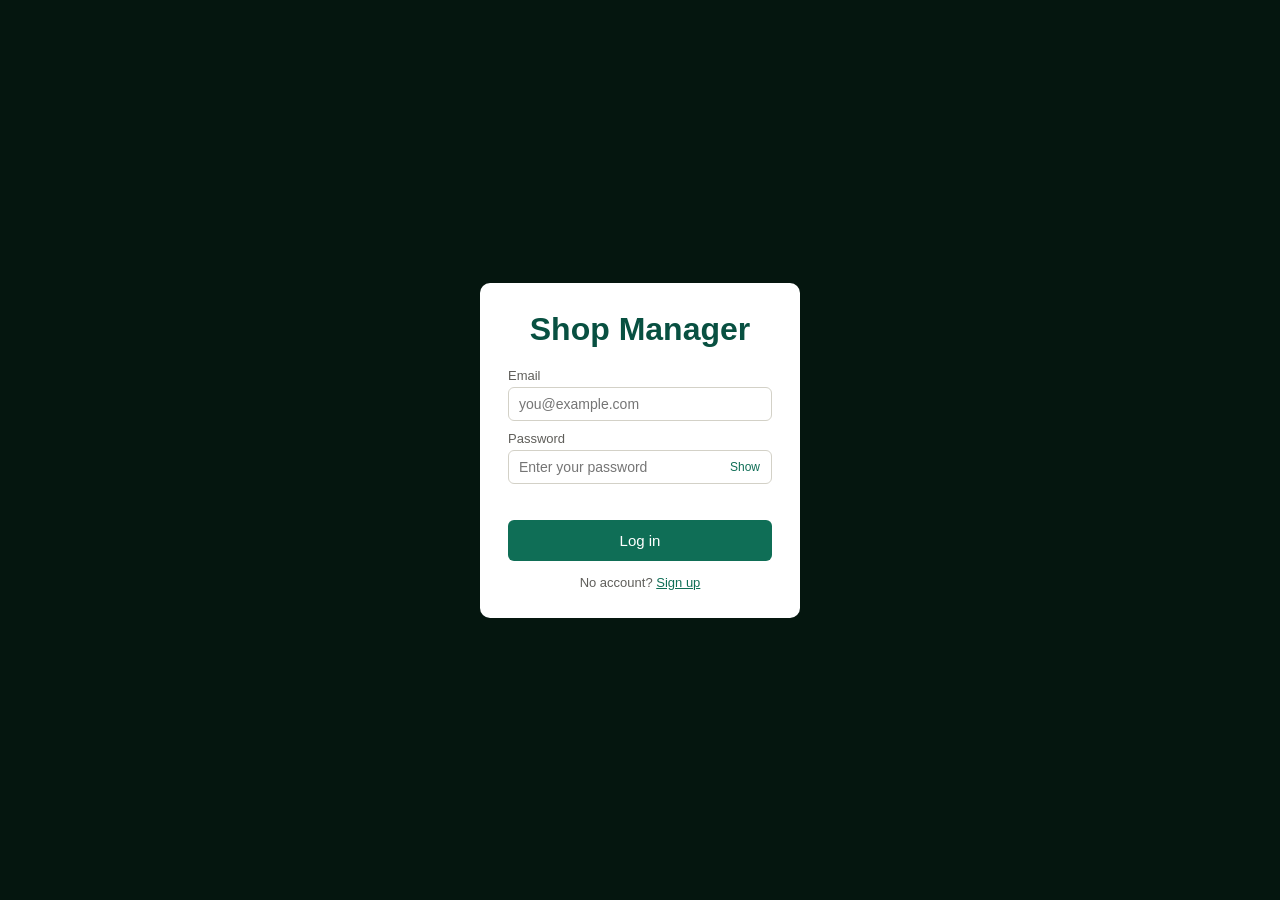
<file: shop-manager/index.html>
<!DOCTYPE html>
<html lang="en">
<head>
  <meta charset="UTF-8">
  <title>Shop Manager</title>
  <script src="auth.js"></script>
  <script>
    // index.html only decides where you go
    const user = getCurrentUser();
    if (!user) window.location.href = "login.html";
    else if (user.role === "admin") window.location.href = "admin.html";
    else window.location.href = "cashier.html";
  </script>
</head>
<body></body>
</html>
</file>
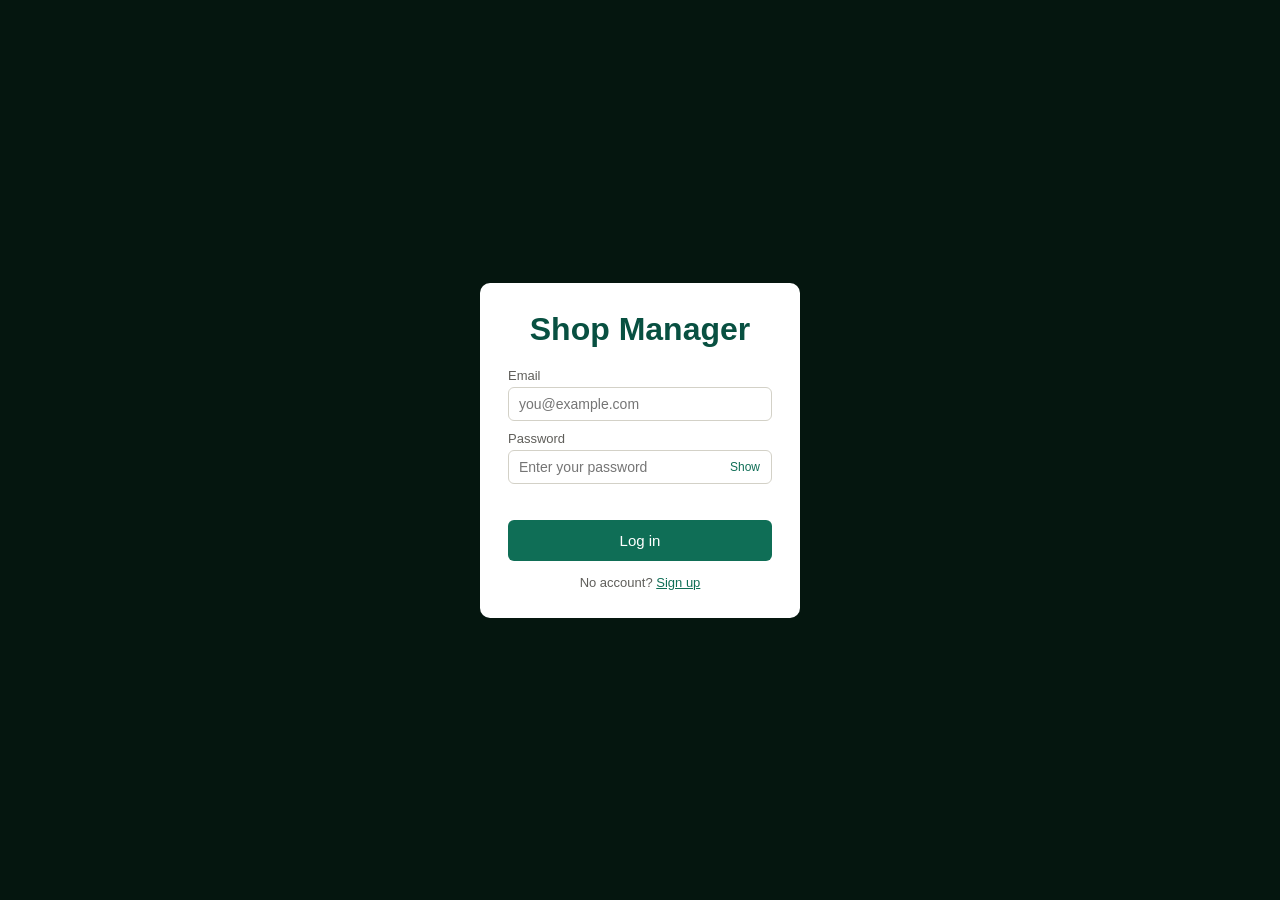
<file: shop-manager/admin.html>
<!DOCTYPE html>
<html lang="en">

<head>
  <meta charset="UTF-8">
  <meta name="viewport" content="width=device-width, initial-scale=1.0">
  <title>Tolu inventory</title>
  <link rel="stylesheet" href="style.css">
  <script src="auth.js"></script>
  <script>requireRole("admin");</script>
</head>

<body>
  <header class="topbar">
    <div style="display: flex; align-items: center;">
    <img src="./image/f54931d9-8885-4333-8ec8-33df6c113f8c.png" alt="img">
    <h1 style="padding-left: 12px;">Tolu inventory</h1>
    </div>
    <nav class="tabs">
      <button class="tab-btn active" data-tab="dashboard">Dashboard</button>
      <button class="tab-btn" data-tab="products">Products</button>
      <button class="tab-btn" data-tab="sales">All sales</button>
      <button class="tab-btn" data-tab="users">Users</button>
    </nav>
    <div class="user-box">
      <span id="who"></span><span class="role-badge">admin</span>
      <a class="btn" href="cashier.html">Go to checkout</a>
      <button class="btn" onclick="logout()">Log out</button>
    </div>
  </header>

  <main>
    <section id="dashboard" class="tab-panel active">
      <div class="metric-grid">
        <div class="metric-card">
          <div class="metric-label">Today's sales</div>
          <div class="metric-value" id="today-sales">₦0</div>
        </div>
        <div class="metric-card">
          <div class="metric-label">Total revenue</div>
          <div class="metric-value" id="total-revenue">₦0</div>
        </div>
        <div class="metric-card metric-card--warning">
          <div class="metric-label">Low stock items</div>
          <div class="metric-value" id="low-stock-count">0</div>
        </div>
        <div class="metric-card">
          <div class="metric-label">Total products</div>
          <div class="metric-value" id="total-products">0</div>
        </div>
      </div>
      <h2>Low stock alerts</h2>
      <div id="low-stock-list" class="low-stock-list"></div>
    </section>

    <section id="products" class="tab-panel">
      <div class="section-header">
        <h2>Products</h2>
        <button id="add-product-btn" class="btn btn-primary">Add product</button>
      </div>
      <table class="data-table">
        <thead>
          <tr>
            <th>Image</th>
            <th>Name</th>
            <th>Price</th>
            <th>Stock</th>
            <th>Status</th>
            <th></th>
          </tr>
        </thead>
        <tbody id="products-body"></tbody>
      </table>
    </section>

    <section id="sales" class="tab-panel">
      <h2>All sales</h2>
      <table class="data-table">
        <thead>
          <tr>
            <th>Date</th>
            <th>Cashier</th>
            <th>Items</th>
            <th>Total</th>
          </tr>
        </thead>
        <tbody id="sales-body"></tbody>
      </table>
    </section>

    <section id="users" class="tab-panel">
      <h2>Users</h2>
      <table class="data-table">
        <thead>
          <tr>
            <th>Name</th>
            <th>Email</th>
            <th>Role</th>
          </tr>
        </thead>
        <tbody id="users-body"></tbody>
      </table>
    </section>
  </main>

  <div id="product-modal" class="modal-overlay hidden">
    <div class="modal">
      <h2 id="modal-title">Add product</h2>
      <input type="hidden" id="modal-id">
      <label>Name</label><input type="text" id="modal-name" placeholder="e.g. Rice 5kg">
      <label>Price (₦)</label><input type="number" id="modal-price" min="1" placeholder="e.g. 4000">
      <label>Stock quantity</label><input type="number" id="modal-stock" min="0" placeholder="e.g. 20">
      <label>Low stock threshold</label><input type="number" id="modal-threshold" min="0" value="5">
      <div id="modal-error" class="auth-error" style="color:var(--danger);font-size:13px;min-height:18px"></div>
      <label>Product image</label>
      <input type="file" id="modal-image" accept="image/*">
      <img id="modal-image-preview" class="image-preview hidden">
      <div class="modal-actions">
        <button id="modal-cancel" class="btn">Cancel</button>
        <button id="modal-save" class="btn btn-primary">Save</button>
      </div>
    </div>
  </div>

  <script src="store.js"></script>
  <script>
    const me = getCurrentUser();
    document.getElementById("who").textContent = me.name;
    let products = loadProducts();
    let pendingImageData = null;
    const $ = (id) => document.getElementById(id);

    // ---- tabs ----
    document.querySelectorAll(".tab-btn").forEach((btn) => {
      btn.addEventListener("click", () => {
        document.querySelectorAll(".tab-btn, .tab-panel").forEach((e) => e.classList.remove("active"));
        btn.classList.add("active");
        $(btn.dataset.tab).classList.add("active");
        renderAll();
      });
    });

    // ---- dashboard ----
    function renderDashboard() {
      const sales = loadSales();
      const low = products.filter((p) => p.stock <= p.threshold);
      $("today-sales").textContent = formatNaira(sales.filter((s) => isToday(s.date)).reduce((t, s) => t + s.total, 0));
      $("total-revenue").textContent = formatNaira(sales.reduce((t, s) => t + s.total, 0));
      $("total-products").textContent = products.length;
      $("low-stock-count").textContent = low.length;
      $("low-stock-list").innerHTML = low.length
        ? low.map((p) => `<div class="low-stock-item"><span>${esc(p.name)}</span><span>${p.stock} left</span></div>`).join("")
        : '<div class="empty-state">Nothing low on stock right now.</div>';
    }

    // ---- products ----
    function renderProducts() {
      $("products-body").innerHTML = products.map((p) => {
        const st = stockStatus(p);
        const thumb = p.image
          ? `<img src="${p.image}" class="table-thumb">`
          : `<div class="table-thumb table-thumb--empty"></div>`;
        return `<tr><td>${thumb}</td><td>${esc(p.name)}</td><td>${formatNaira(p.price)}</td><td>${p.stock}</td>
          <td><span class="status-pill ${st.cls}">${st.label}</span></td>
          <td><button class="btn-edit" data-edit="${p.id}">Edit</button>
              <button class="btn-danger" data-del="${p.id}">Delete</button></td></tr>`;
      }).join("") || '<tr><td colspan="6" class="empty-state">No products yet.</td></tr>';
    }

    $("products-body").addEventListener("click", (e) => {
      const edit = e.target.dataset.edit, del = e.target.dataset.del;
      if (edit) openModal(products.find((p) => p.id === Number(edit)));
      if (del && confirm("Delete this product?")) {
        products = products.filter((p) => p.id !== Number(del));
        saveProducts(products);
        renderAll();
      }
    });

    function openModal(p) {
      $("modal-title").textContent = p ? "Edit product" : "Add product";
      $("modal-id").value = p ? p.id : "";
      $("modal-name").value = p ? p.name : "";
      $("modal-price").value = p ? p.price : "";
      $("modal-stock").value = p ? p.stock : "";
      $("modal-threshold").value = p ? p.threshold : 5;
      $("modal-error").textContent = "";
      $("modal-image").value = "";

      pendingImageData = p ? p.image : null;
      const preview = $("modal-image-preview");
      if (pendingImageData) {
        preview.src = pendingImageData;
        preview.classList.remove("hidden");
      } else {
        preview.classList.add("hidden");
      }

      $("product-modal").classList.remove("hidden");
    }
    $("add-product-btn").addEventListener("click", () => openModal(null));
    $("modal-cancel").addEventListener("click", () => $("product-modal").classList.add("hidden"));

    $("modal-image").addEventListener("change", (e) => {
      const file = e.target.files[0];
      if (!file) return;
      const reader = new FileReader();
      reader.onload = () => {
        pendingImageData = reader.result;
        $("modal-image-preview").src = pendingImageData;
        $("modal-image-preview").classList.remove("hidden");
      };
      reader.readAsDataURL(file);
    });

    $("modal-save").addEventListener("click", () => {
      const name = $("modal-name").value.trim();
      const price = Number($("modal-price").value);
      const stock = Number($("modal-stock").value);
      const threshold = Number($("modal-threshold").value);
      const id = $("modal-id").value;

      if (!name) return ($("modal-error").textContent = "Enter a product name.");
      if (!(price > 0)) return ($("modal-error").textContent = "Price must be above 0.");
      if (!Number.isInteger(stock) || stock < 0) return ($("modal-error").textContent = "Stock must be a whole number, 0 or more.");
      if (!Number.isInteger(threshold) || threshold < 0) return ($("modal-error").textContent = "Threshold must be a whole number, 0 or more.");

      if (id) {
        const p = products.find((x) => x.id === Number(id));
        Object.assign(p, { name, price, stock, threshold, image: pendingImageData });
      } else {
        const newId = products.length ? Math.max(...products.map((p) => p.id)) + 1 : 1;
        products.push({ id: newId, name, price, stock, threshold, image: pendingImageData });
      }
      saveProducts(products);
      $("product-modal").classList.add("hidden");
      renderAll();
    });

    // ---- sales ----
    function renderSales() {
      const sales = [...loadSales()].reverse();
      $("sales-body").innerHTML = sales.map((s) =>
        `<tr><td>${new Date(s.date).toLocaleString()}</td><td>${esc(s.cashier)}</td><td>${saleItemsText(s)}</td><td>${formatNaira(s.total)}</td></tr>`
      ).join("") || '<tr><td colspan="4" class="empty-state">No sales recorded yet.</td></tr>';
    }

    // ---- users ----
    function renderUsers() {
      $("users-body").innerHTML = loadUsers().map((u) => {
        const self = u.email === me.email;
        return `<tr><td>${esc(u.name)}</td><td>${esc(u.email)}</td><td>
          <select data-email="${esc(u.email)}" ${self ? "disabled" : ""}>
            <option value="admin" ${u.role === "admin" ? "selected" : ""}>Admin</option>
            <option value="cashier" ${u.role === "cashier" ? "selected" : ""}>Cashier</option>
          </select>${self ? " (you)" : ""}</td></tr>`;
      }).join("");
    }
    $("users-body").addEventListener("change", (e) => {
      if (e.target.tagName !== "SELECT") return;
      const users = loadUsers();
      const u = users.find((x) => x.email === e.target.dataset.email);
      u.role = e.target.value;
      saveUsers(users);
    });

    function renderAll() {
      products = loadProducts();
      renderDashboard(); renderProducts(); renderSales(); renderUsers();
    }
    renderAll();
  </script>
</body>

</html>
</file>
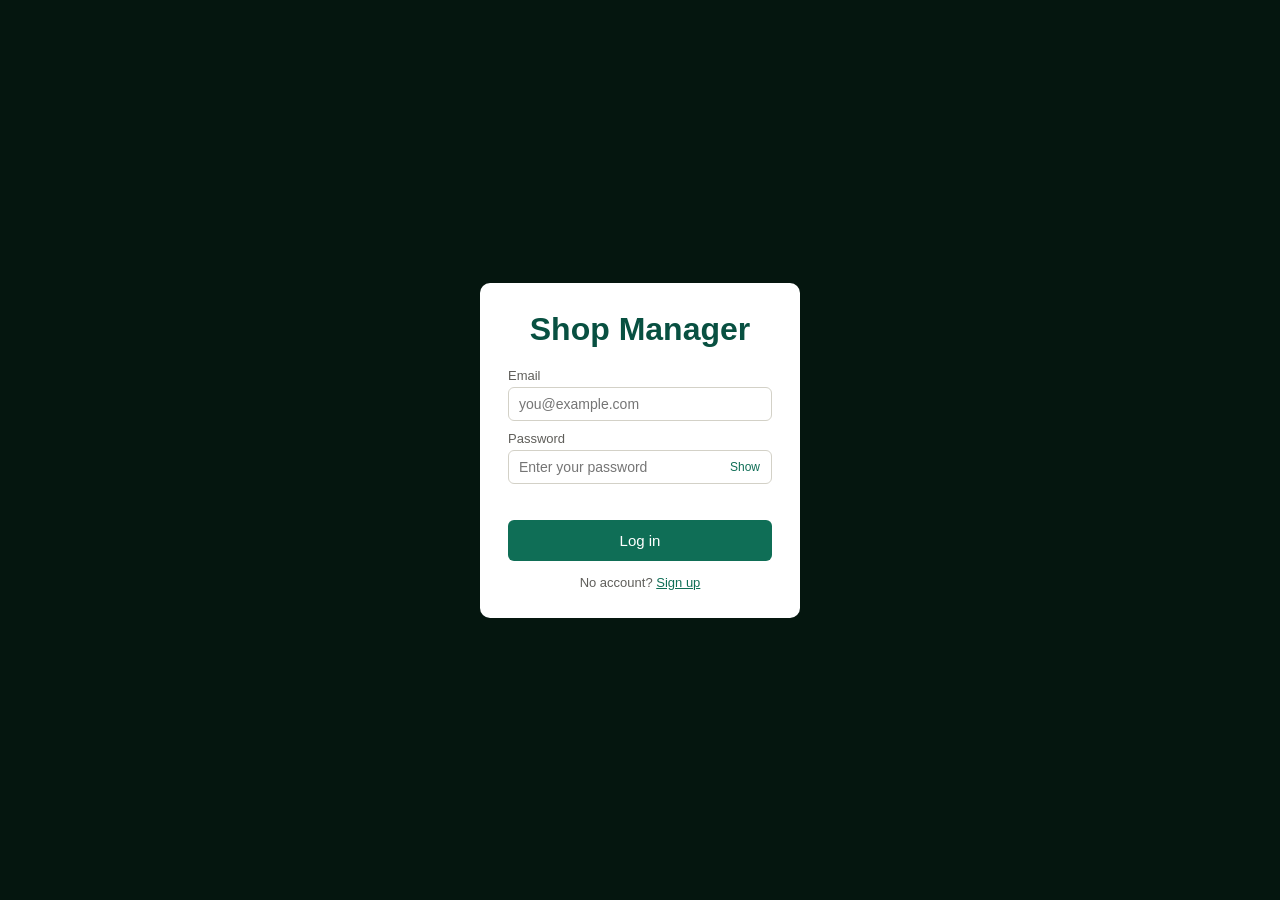
<file: shop-manager/cashier.html>
<!DOCTYPE html>
<html lang="en">

<head>
  <meta charset="UTF-8">
  <meta name="viewport" content="width=device-width, initial-scale=1.0">
  <title>Checkout — Shop Manager</title>
  <link rel="stylesheet" href="style.css">
  <script src="auth.js"></script>
  <script>requireRole("cashier", "admin");</script>
</head>

<body>

  <header class="topbar">
   <div style="display: flex; align-items: center;"> 
    <img src="./image/f54931d9-8885-4333-8ec8-33df6c113f8c.png" alt="img">
    <h1 style="padding-left: 20px;">Tolu inventory</h1>
    </div>
    <nav class="tabs">
      <button class="tab-btn active" data-tab="pos">Checkout</button>
      <button class="tab-btn" data-tab="mysales">My sales</button>
    </nav>
    <div class="user-box">
      <span id="who"></span><span class="role-badge" id="role"></span>
      <a class="btn hidden" id="admin-link" href="admin.html">Admin panel</a>
      <button class="btn" onclick="logout()">Log out</button>
    </div>
  </header>

  <main>
    <section id="pos" class="tab-panel active">
      <div class="pos-layout">
        <div class="pos-catalog">
          <input type="text" id="pos-search" placeholder="Search product...">
          <div id="pos-grid" class="pos-product-grid"></div>
        </div>
        <div class="pos-cart">
          <div class="cart-header">
            <h2>Cart</h2>
            <button id="clear-cart-btn" class="btn-link">Clear</button>
          </div>
          <div id="cart-items" class="cart-items"></div>
          <div class="cart-total"><span>Total</span><span id="cart-total">₦0</span></div>
          <button id="checkout-btn" class="btn btn-primary btn-full">Charge</button>
        </div>
      </div>
    </section>

    <section id="mysales" class="tab-panel">
      <h2>My sales today: <span id="my-total">₦0</span></h2>
      <table class="data-table">
        <thead>
          <tr>
            <th>Time</th>
            <th>Items</th>
            <th>Total</th>
          </tr>
        </thead>
        <tbody id="mysales-body"></tbody>
      </table>
    </section>
  </main>

  <script src="store.js"></script>
  <script>
    const me = getCurrentUser();
    const $ = (id) => document.getElementById(id);
    $("who").textContent = me.name;
    $("role").textContent = me.role;
    if (me.role === "admin") $("admin-link").classList.remove("hidden");
    let products = loadProducts();
    let cart = [];

    document.querySelectorAll(".tab-btn").forEach((btn) => {
      btn.addEventListener("click", () => {
        document.querySelectorAll(".tab-btn, .tab-panel").forEach((e) => e.classList.remove("active"));
        btn.classList.add("active");
        $(btn.dataset.tab).classList.add("active");
        products = loadProducts();
        renderGrid(); renderMySales();
      });
    });

    function renderGrid() {
      const q = $("pos-search").value.toLowerCase();
      $("pos-grid").innerHTML = products
        .filter((p) => p.name.toLowerCase().includes(q))
        .map((p) => {
          const thumb = p.image
            ? `<img src="${p.image}" class="pos-thumb">`
            : `<div class="pos-thumb pos-thumb--empty"></div>`;
          return `<button class="pos-product-card" data-id="${p.id}" ${p.stock === 0 ? "disabled" : ""}>
            ${thumb}
            <div class="name">${esc(p.name)}</div>
            <div class="price">${formatNaira(p.price)} · ${p.stock} left</div></button>`;
        }).join("")
        || '<div class="empty-state">No products found.</div>';
    }
    $("pos-search").addEventListener("input", renderGrid);

    $("pos-grid").addEventListener("click", (e) => {
      const card = e.target.closest(".pos-product-card");
      if (!card) return;
      changeQty(Number(card.dataset.id), 1);
    });

    function changeQty(id, delta) {
      const p = products.find((x) => x.id === id);
      let line = cart.find((c) => c.productId === id);
      const newQty = (line ? line.qty : 0) + delta;
      if (newQty > p.stock) return alert("Not enough stock for " + p.name + ".");
      if (!line && newQty > 0) cart.push((line = { productId: id, name: p.name, price: p.price, image: p.image, qty: 0 }));
      if (line) line.qty = newQty;
      cart = cart.filter((c) => c.qty > 0);
      renderCart();
    }

    function renderCart() {
      $("cart-items").innerHTML = cart.map((l) => {
        const thumb = l.image
          ? `<img src="${l.image}" class="cart-thumb">`
          : `<div class="cart-thumb cart-thumb--empty"></div>`;
        return `<div class="cart-line">
          ${thumb}
          <span>${esc(l.name)}</span>
          <span><button class="qty-btn" data-id="${l.productId}" data-d="-1">−</button> ${l.qty}
          <button class="qty-btn" data-id="${l.productId}" data-d="1">+</button></span>
          <span>${formatNaira(l.price * l.qty)}</span></div>`;
      }).join("")
        || '<div class="empty-state">Cart is empty.</div>';
      $("cart-total").textContent = formatNaira(cart.reduce((t, l) => t + l.price * l.qty, 0));
    }
    $("cart-items").addEventListener("click", (e) => {
      if (e.target.dataset.d) changeQty(Number(e.target.dataset.id), Number(e.target.dataset.d));
    });

    $("clear-cart-btn").addEventListener("click", () => {
      if (!cart.length) return;
      if (confirm("Clear the whole cart? This can't be undone.")) {
        cart = [];
        renderCart();
      }
    });

    $("checkout-btn").addEventListener("click", () => {
      if (!cart.length) return alert("Cart is empty. Add a product first.");

      // Re-load fresh stock in case it changed in another tab
      products = loadProducts();
      for (const l of cart) {
        const p = products.find((x) => x.id === l.productId);
        if (!p || p.stock < l.qty) {
          alert("Stock changed for " + l.name + ". Please review your cart.");
          cart = []; renderCart(); renderGrid();
          return;
        }
      }
      cart.forEach((l) => { products.find((x) => x.id === l.productId).stock -= l.qty; });
      saveProducts(products);

      const total = cart.reduce((t, l) => t + l.price * l.qty, 0);
      const sales = loadSales();
      sales.push({
        id: Date.now(), date: new Date().toISOString(),
        cashier: me.name, cashierEmail: me.email,
        items: cart.map((l) => ({ name: l.name, qty: l.qty, price: l.price })), total,
      });
      saveSales(sales);

      cart = [];
      renderCart(); renderGrid();
      alert("Sale recorded. Total: " + formatNaira(total));
    });

    function renderMySales() {
      const mine = loadSales().filter((s) => s.cashierEmail === me.email && isToday(s.date)).reverse();
      $("my-total").textContent = formatNaira(mine.reduce((t, s) => t + s.total, 0));
      $("mysales-body").innerHTML = mine.map((s) =>
        `<tr><td>${new Date(s.date).toLocaleTimeString()}</td><td>${saleItemsText(s)}</td><td>${formatNaira(s.total)}</td></tr>`
      ).join("") || '<tr><td colspan="3" class="empty-state">No sales yet today.</td></tr>';
    }

    renderGrid(); renderCart(); renderMySales();
  </script>
</body>

</html>
</file>
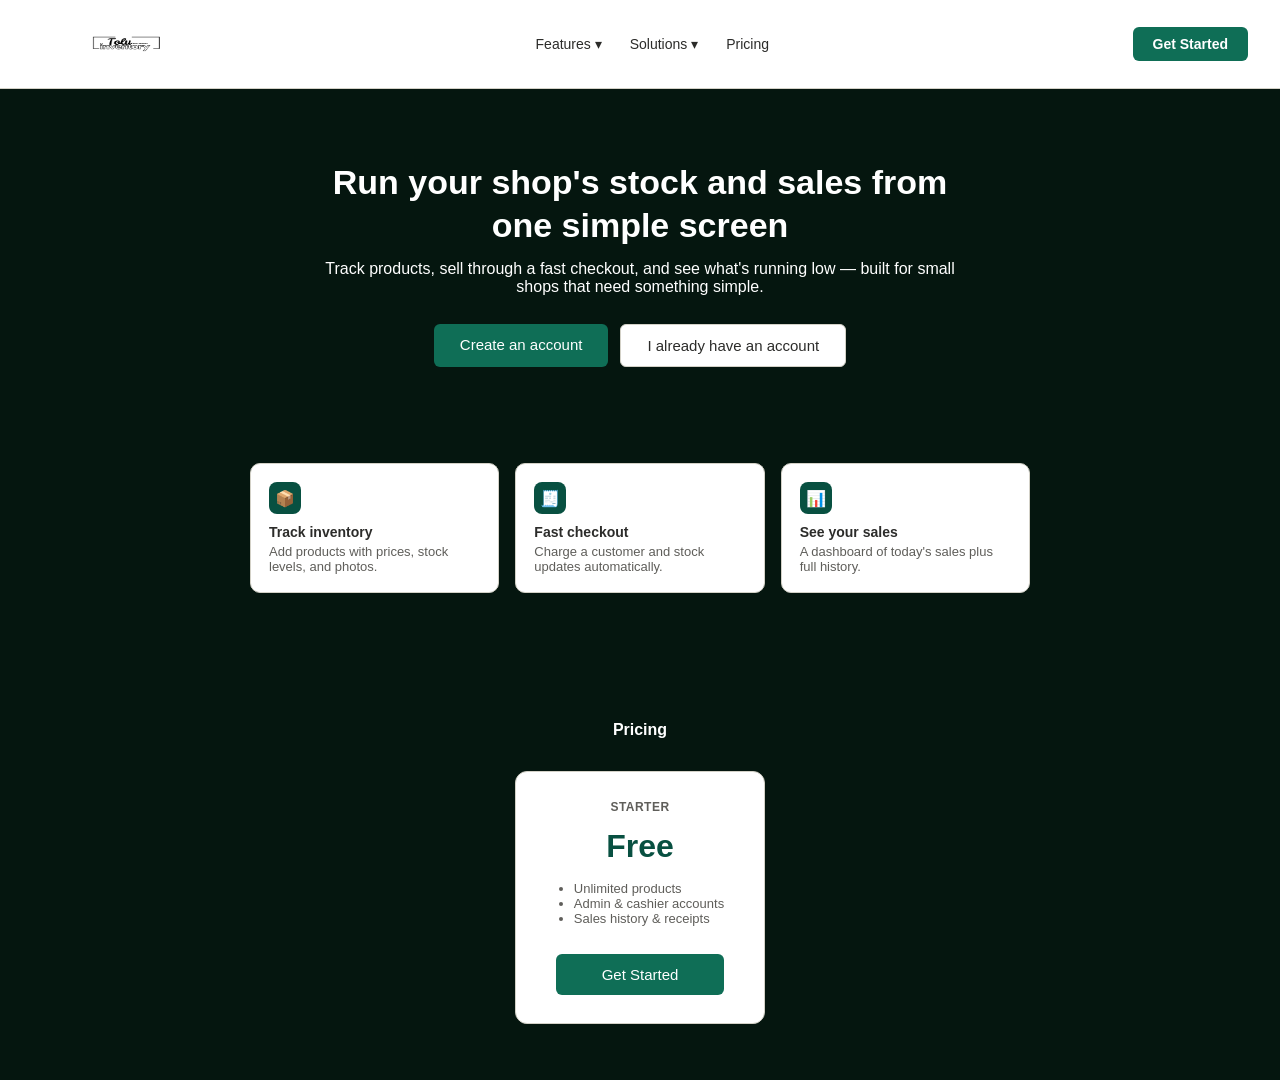
<file: shop-manager/code.html>
<!DOCTYPE html>
<html lang="en">
<head>
    <meta charset="UTF-8">
    <meta name="viewport" content="width=device-width, initial-scale=1.0">
    <title>Tolu Inventory — Run your shop simply</title>
    <link rel="stylesheet" href="style.css">
</head>
<style>
    body {
        margin: 0;
    }

    .nav {
        display: flex;
        align-items: center;
        justify-content: space-between;
        padding: 14px 32px;
        border-bottom: 1px solid var(--border);
        position: relative;
        z-index: 50;
        background: var(--surface);
    }

    .nav-logo {
        display: flex;
        align-items: center;
        gap: 8px;
    }

    .nav-logo img {
        height: 60px;
        margin-left: 50px;
        width: 90px
    }

    .nav-links {
        display: flex;
        align-items: center;
        gap: 28px;
    }

    .nav-item {
        position: relative;
    }

    .nav-link {
        background: none;
        border: none;
        font-size: 14px;
        color: var(--text);
        cursor: pointer;
        display: flex;
        align-items: center;
        gap: 4px;
        padding: 8px 0;
        font-family: inherit;
    }

    .nav-link:hover {
        color: var(--primary);
    }

    .nav-actions {
        display: flex;
        align-items: center;
        gap: 10px;
    }

    .btn-signin {
        background: var(--bg);
        border: 1px solid var(--border);
        padding: 9px 18px;
        border-radius: 6px;
        font-size: 14px;
        color: var(--text);
        cursor: pointer;
        text-decoration: none;
    }

    .btn-cta {
        background: var(--primary);
        color: white;
        padding: 9px 20px;
        border-radius: 6px;
        font-size: 14px;
        font-weight: 600;
        text-decoration: none;
        border: none;
        cursor: pointer;
    }

    .btn-cta:hover {
        background: var(--primary-dark);
    }

    /* ---- Dropdown mega menus ---- */
    .mega-menu {
        position: absolute;
        top: 100%;
        left: -40px;
        background: var(--surface);
        border: 1px solid var(--border);
        border-radius: 12px;
        box-shadow: 0 10px 30px rgba(8, 80, 65, 0.12);
        padding: 24px;
        display: none;
        gap: 32px;
        width: 560px;
    }

    .nav-item.open .mega-menu {
        display: flex;
    }

    .mega-col-title {
        font-size: 12px;
        font-weight: 700;
        text-transform: uppercase;
        color: var(--text-muted);
        margin-bottom: 14px;
        letter-spacing: 0.04em;
    }

    .mega-row {
        display: flex;
        gap: 12px;
        margin-bottom: 16px;
        align-items: flex-start;
    }

    .mega-icon {
        width: 32px;
        height: 32px;
        border-radius: 8px;
        background: var(--primary-light);
        color: var(--primary-dark);
        display: flex;
        align-items: center;
        justify-content: center;
        font-size: 16px;
        flex-shrink: 0;
    }

    .mega-row h4 {
        font-size: 13px;
        margin: 0 0 2px 0;
        color: var(--text);
    }

    .mega-row p {
        font-size: 12px;
        color: var(--text-muted);
        margin: 0;
        line-height: 1.4;
    }

    /* ---- Hero ---- */
    .hero {
        text-align: center;
        padding: 72px 20px 48px;
        max-width: 680px;
        margin: 0 auto;
    }

    .hero h1 {
        font-size: 34px;
        color: var(--primary-dark);
        margin: 0 0 14px 0;
        line-height: 1.25;
    }

    .hero p {
        font-size: 16px;
        color: var(--text-muted);
        margin: 0 0 28px 0;
    }

    .hero-cta {
        display: flex;
        justify-content: center;
        gap: 12px;
    }

    .hero-cta a {
        padding: 12px 26px;
        font-size: 15px;
    }

    /* ---- Feature strip ---- */
    .feature-strip {
        display: grid;
        grid-template-columns: repeat(auto-fit, minmax(180px, 1fr));
        gap: 16px;
        max-width: 820px;
        margin: 48px auto 72px;
        padding: 0 20px;
    }

    .feature-card {
        background: var(--surface);
        border: 1px solid var(--border);
        border-radius: 10px;
        padding: 18px;
        text-align: left;
    }

    .feature-card .mega-icon {
        margin-bottom: 10px;
    }

    .feature-card h3 {
        font-size: 14px;
        margin: 0 0 4px 0;
        color: var(--text);
    }

    .feature-card p {
        font-size: 13px;
        color: var(--text-muted);
        margin: 0;
    }

    /* ---- Pricing ---- */
    .pricing {
        background: var(--bg);
        padding: 56px 20px;
        text-align: center;
    }

    .pricing h2 {
        color: var(--primary-dark);
        margin: 0 0 32px 0;
    }

    .price-card {
        display: inline-block;
        background: var(--surface);
        border: 1px solid var(--border);
        border-radius: 12px;
        padding: 28px 40px;
        max-width: 260px;
    }

    .price-card .amount {
        font-size: 32px;
        font-weight: 700;
        color: var(--primary-dark);
        margin: 8px 0;
    }

    .price-card ul {
        text-align: left;
        font-size: 13px;
        color: var(--text-muted);
        padding-left: 18px;
        margin: 16px 0;
    }

    .footer {
        text-align: center;
        padding: 24px;
        font-size: 12px;
        color: var(--text-muted);
    }
</style>

<body>
    <nav class="nav">
        <div class="nav-logo"> <img src="./image/tolu-logo.jpg" alt="Tolu Inventory"> </div>
        <div class="nav-links">
            <div class="nav-item" id="features-item"> <button class="nav-link" id="features-btn">Features ▾</button>
                <div class="mega-menu">
                    <div>
                        <div class="mega-col-title">Features</div>
                        <div class="mega-row">
                            <div class="mega-icon"></div>
                            <div>
                                <h4>Product photos</h4>
                                <p>Add a picture to every product so it's easy to spot at checkout.</p>
                            </div>
                        </div>
                        <div class="mega-row">
                            <div class="mega-icon"></div>
                            <div>
                                <h4>Low stock alerts</h4>
                                <p>Get warned before an item runs out, right on your dashboard.</p>
                            </div>
                        </div>
                        <div class="mega-row">
                            <div class="mega-icon"></div>
                            <div>
                                <h4>Fast checkout</h4>
                                <p>Build a cart and charge a customer in a few taps.</p>
                            </div>
                        </div>
                    </div>
                    <div>
                        <div class="mega-col-title">&nbsp;</div>
                        <div class="mega-row">
                            <div class="mega-icon"></div>
                            <div>
                                <h4>Admin &amp; cashier roles</h4>
                                <p>Owners manage stock and staff; cashiers just sell.</p>
                            </div>
                        </div>
                        <div class="mega-row">
                            <div class="mega-icon"></div>
                            <div>
                                <h4>Sales history</h4>
                                <p>Every sale saved with a full itemised receipt.</p>
                            </div>
                        </div>
                        <div class="mega-row">
                            <div class="mega-icon"></div>
                            <div>
                                <h4>Works in your browser</h4>
                                <p>No install needed — runs on any device with a browser.</p>
                            </div>
                        </div>
                    </div>
                </div>
            </div>
            <div class="nav-item" id="solutions-item"> <button class="nav-link" id="solutions-btn">Solutions ▾</button>
                <div class="mega-menu">
                    <div>
                        <div class="mega-col-title">Built for</div>
                        <div class="mega-row">
                            <div class="mega-icon"></div>
                            <div>
                                <h4>Provision stores</h4>
                                <p>Track groceries and household items with ease.</p>
                            </div>
                        </div>
                        <div class="mega-row">
                            <div class="mega-icon"></div>
                            <div>
                                <h4>Pharmacies</h4>
                                <p>Keep stock levels accurate on fast-moving items.</p>
                            </div>
                        </div>
                        <div class="mega-row">
                            <div class="mega-icon"></div>
                            <div>
                                <h4>Boutiques</h4>
                                <p>Show off each item with a photo customers recognise.</p>
                            </div>
                        </div>
                    </div>
                    <div>
                        <div class="mega-col-title">&nbsp;</div>
                        <div class="mega-row">
                            <div class="mega-icon"></div>
                            <div>
                                <h4>Electronics shops</h4>
                                <p>Track high-value items with clear stock counts.</p>
                            </div>
                        </div>
                        <div class="mega-row">
                            <div class="mega-icon"></div>
                            <div>
                                <h4>Supermarkets</h4>
                                <p>Handle a large catalog with fast search at checkout.</p>
                            </div>
                        </div>
                        <div class="mega-row">
                            <div class="mega-icon"></div>
                            <div>
                                <h4>Restaurants &amp; bars</h4>
                                <p>Keep track of supplies alongside daily sales.</p>
                            </div>
                        </div>
                    </div>
                </div>
            </div> <a href="#pricing" class="nav-link" style="text-decoration:none;">Pricing</a>
        </div>
        <div class="nav-actions"><a href="signup.html" class="btn-cta">Get Started</a> </div>
    </nav>
    <div class="hero">
        <h1 style="color: white;">Run your shop's stock and sales from one simple screen</h1>
        <p style="color: white;">Track products, sell through a fast checkout, and see what's running low — built for
            small shops that need something simple.</p>
        <div class="hero-cta"> <a href="signup.html" class="btn btn-primary">Create an account</a> <a href="login.html"
                class="btn">I already have an account</a> </div>
    </div>
    <div class="feature-strip">
        <div class="feature-card">
            <div class="mega-icon">📦</div>
            <h3>Track inventory</h3>
            <p>Add products with prices, stock levels, and photos.</p>
        </div>
        <div class="feature-card">
            <div class="mega-icon">🧾</div>
            <h3>Fast checkout</h3>
            <p>Charge a customer and stock updates automatically.</p>
        </div>
        <div class="feature-card">
            <div class="mega-icon">📊</div>
            <h3>See your sales</h3>
            <p>A dashboard of today's sales plus full history.</p>
        </div>
    </div>
    <div class="pricing" id="pricing">
        <h2 style="color: white;">Pricing</h2>
        <div class="price-card">
            <div class="mega-col-title">Starter</div>
            <div class="amount">Free</div>
            <ul>
                <li>Unlimited products</li>
                <li>Admin &amp; cashier accounts</li>
                <li>Sales history &amp; receipts</li>
            </ul> <a href="signup.html" class="btn btn-primary btn-full">Get Started</a>
        </div>
    </div>
    <!-- <div class="footer"> Tolu Inventory — built for small businesses. </div> -->
    <script> function setupDropdown(itemId) { const item = document.getElementById(itemId); const btn = item.querySelector(".nav-link"); btn.addEventListener("click", (e) => { e.stopPropagation(); const wasOpen = item.classList.contains("open"); document.querySelectorAll(".nav-item").forEach((i) => i.classList.remove("open")); if (!wasOpen) item.classList.add("open"); }); } setupDropdown("features-item"); setupDropdown("solutions-item"); document.addEventListener("click", () => { document.querySelectorAll(".nav-item").forEach((i) => i.classList.remove("open")); }); </script>
</body>

</html>
</file>
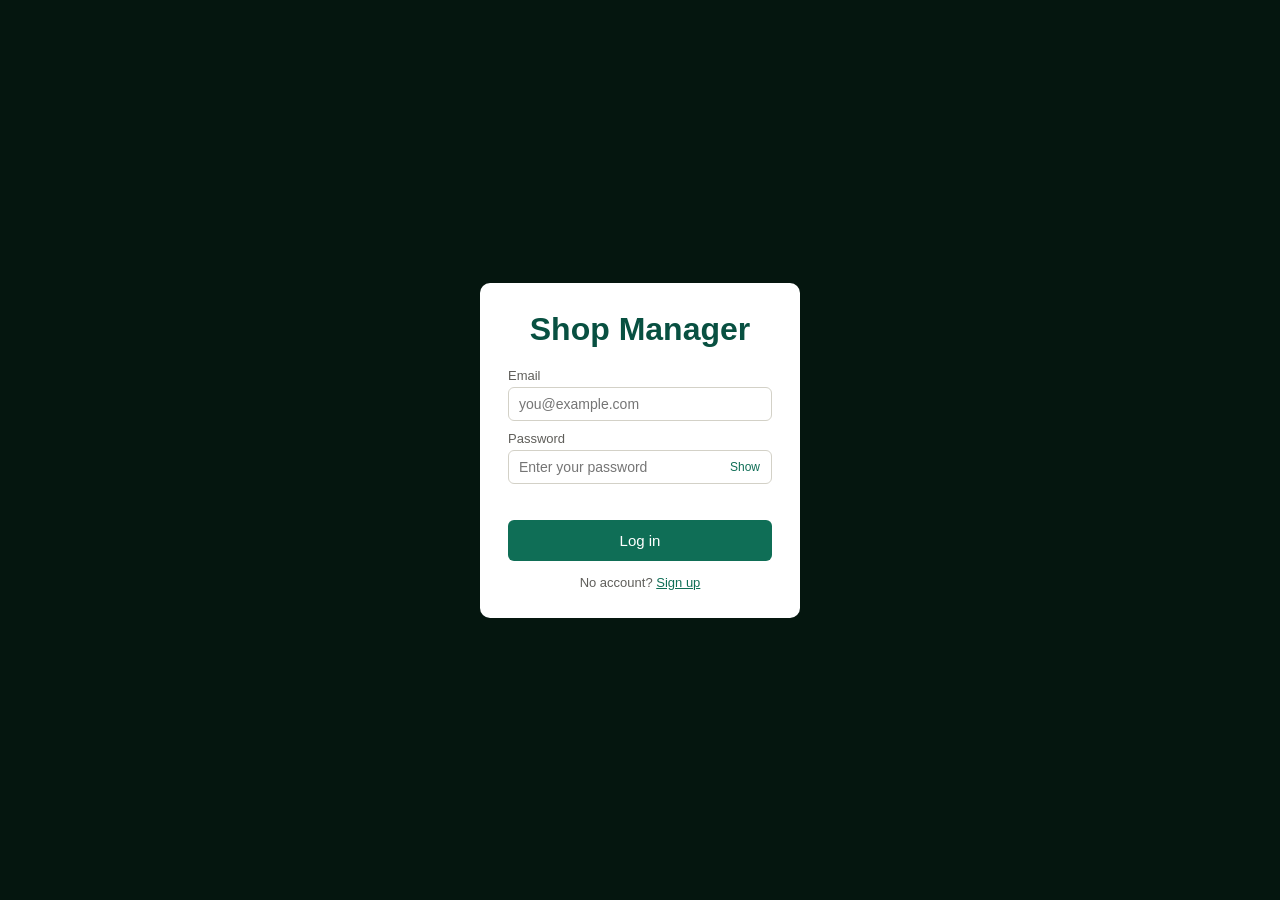
<file: shop-manager/login.html>
<!DOCTYPE html>
<html lang="en">

<head>
  <meta charset="UTF-8">
  <meta name="viewport" content="width=device-width, initial-scale=1.0">
  <title>Log in — Shop Manager</title>
  <link rel="stylesheet" href="style.css">
</head>

<body class="auth-page">

  <div class="auth-box">
    <h1 class="auth-title">Shop Manager</h1>

    <label>Email</label>
    <input type="email" id="login-email" placeholder="you@example.com">

    <label>Password</label>
    <div class="password-wrapper">
      <input type="password" id="login-password" placeholder="Enter your password">
      <button type="button" class="toggle-password" data-target="login-password">
        <span class="toggle-text">Show</span>
      </button>
    </div>

    <div id="login-error" class="auth-error"></div>

    <button id="login-btn" class="btn btn-primary btn-full">Log in</button>

    <p class="auth-switch">No account? <a href="signup.html">Sign up</a></p>
  </div>

  <script src="auth.js"></script>
  <script>
    // Already logged in? Go straight to the dashboard.
    if (getCurrentUser()) {
      window.location.href = "index.html";
    }

    document.getElementById("login-btn").addEventListener("click", async () => {
      const email = document.getElementById("login-email").value.trim().toLowerCase();
      const password = document.getElementById("login-password").value;
      const errorEl = document.getElementById("login-error");

      if (!email || !password) {
        errorEl.textContent = "Enter your email and password.";
        return;
      }

      const result = await logIn(email, password);
      if (!result.ok) {
        errorEl.textContent = result.message;
        return;
      }

      window.location.href = "index.html";
    });
  </script>

</body>

</html>
</file>
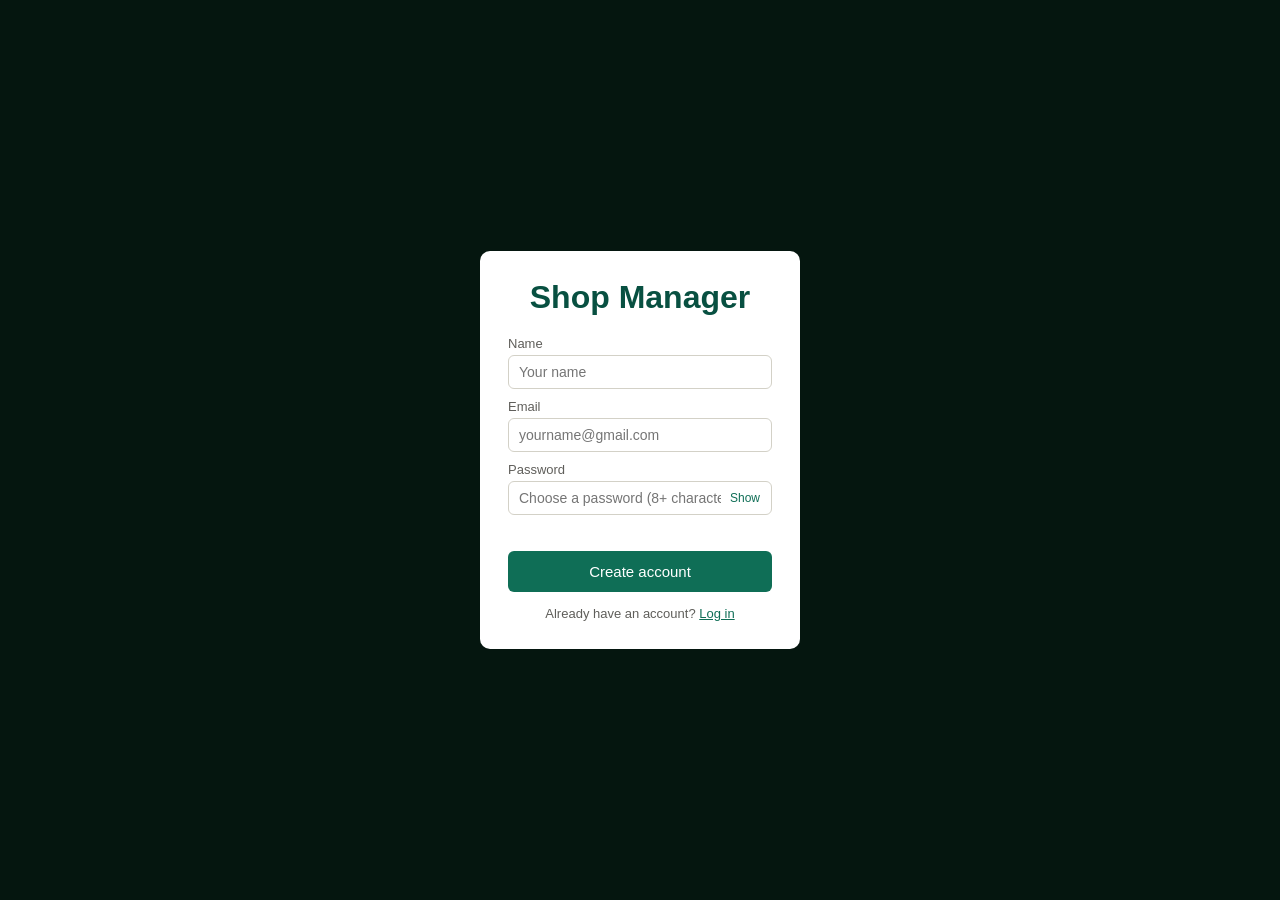
<file: shop-manager/signup.html>
<!DOCTYPE html>
<html lang="en">

<head>
  <meta charset="UTF-8">
  <meta name="viewport" content="width=device-width, initial-scale=1.0">
  <title>Sign up — Shop Manager</title>
  <link rel="stylesheet" href="style.css">
</head>

<body class="auth-page">

  <div class="auth-box">
    <h1 class="auth-title">Shop Manager</h1>

    <label>Name</label>
    <input type="text" id="signup-name" placeholder="Your name">

    <label>Email</label>
    <input type="email" id="signup-email" placeholder="yourname@gmail.com">

    <label>Password</label>
    <div class="password-wrapper">
      <input type="password" id="signup-password" placeholder="Choose a password (8+ characters)">
      <button type="button" class="toggle-password" data-target="signup-password">
        <span class="toggle-text">Show</span>
      </button>
    </div>

    <div id="signup-error" class="auth-error"></div>

    <button id="signup-btn" class="btn btn-primary btn-full">Create account</button>

    <p class="auth-switch">Already have an account? <a href="login.html">Log in</a></p>
  </div>

  <script src="auth.js"></script>
  <script>
    // Already logged in? Go straight to the dashboard.
    if (getCurrentUser()) {
      window.location.href = "index.html";
    }

    document.getElementById("signup-btn").addEventListener("click", async () => {
      const name = document.getElementById("signup-name").value.trim();
      const email = document.getElementById("signup-email").value.trim().toLowerCase();
      const password = document.getElementById("signup-password").value;
      const errorEl = document.getElementById("signup-error");

      if (!name || !email || !password) {
        errorEl.textContent = "Fill in every field.";
        return;
      }

      if (password.length < 8) {
        errorEl.textContent = "Password must be at least 8 characters.";
        return;
      }

      const result = await signUp(name, email, password);
      if (!result.ok) {
        errorEl.textContent = result.message;
        return;
      }

      window.location.href = "index.html";
    });
  </script>

</body>

</html>
</file>
<file: shop-manager/style.css>
/* style.css - one file for the whole project */
* {
  padding: 0;
  margin: 0;
  box-sizing: border-box;
}

:root {
  --primary: #0F6E56;
  --primary-dark: #085041;
  --primary-light: #085041;
  --bg: #05160f;
  --surface: #FFFFFF;
  --text: #2C2C2A;
  --text-muted: #5F5E5A;
  --warning-bg: #035747;
  --warning-text: #ffffff;
  --danger: #E24B4A;
  --danger-bg: #FCEBEB;
  --border: #D3D1C7;
}

body {
  font-family: -apple-system, BlinkMacSystemFont, "Segoe UI", Arial, sans-serif;
  background: var(--bg);
  color: var(--text);
}

main {
  padding: 24px;
  max-width: 1100px;
  margin: 0 auto;
  color: #fff;
}

h2 {
  font-size: 16px;
  font-weight: 600;
  margin: 24px 0 12px 0;
}

.hidden {
  display: none;
}

/* top bar */
.topbar {
  background: var(--primary-dark);
  color: #fff;
  padding:24px;
  display: flex;
  justify-content: space-between;
  align-items: center;
  flex-wrap: wrap;
  gap: 12px;
}

.topbar h1 {
  font-size: 18px;
  font-weight: 600;
  padding-left: 90px

}

.tabs {
  display: flex;
  gap: 10px;
}

.tab-btn {
  background: transparent;
  border: none;
  color: rgba(255, 255, 255, .7);
  padding: 8px 14px;
  border-radius: 6px;
  cursor: pointer;
  font-size: 14px;
}

.tab-btn:hover {
  background: rgba(255, 255, 255, .1);
  color: #fff;
}

.tab-btn.active {
  background: var(--primary);
  color: #fff;
}

.tab-panel {
  display: none;
}

.tab-panel.active {
  display: block;
}

.user-box {
  display: flex;
  align-items: center;
  gap: 12px;
  font-size: 14px;
}

.role-badge {
  background: var(--primary);
  padding: 2px 10px;
  border-radius: 20px;
  font-size: 12px;
  text-transform: capitalize;
}

.section-header {
  display: flex;
  justify-content: space-between;
  align-items: center;
  margin-bottom: 12px;
}

/* buttons */
.btn {
  background: var(--surface);
  border: 1px solid var(--border);
  padding: 8px 16px;
  border-radius: 6px;
  cursor: pointer;
  font-size: 14px;
  color: var(--text);
}

a.btn {
  display: inline-block;
  text-decoration: none;
  text-align: center;
}

.btn-primary {
  background: var(--primary);
  color: #fff;
  border: none;
}

.btn-primary:hover {
  background: var(--primary-dark);
}

.btn-full {
  width: 100%;
  padding: 12px;
  font-size: 15px;
  margin-top: 12px;
}

.btn-danger {
  color: var(--danger);
  background: transparent;
  border: none;
  cursor: pointer;
}

.btn-link {
  background: none;
  border: none;
  color: var(--primary);
  cursor: pointer;
  font-size: 14px;
  margin-right: 8px;
}

/* dashboard cards */
.metric-grid {
  display: grid;
  grid-template-columns: repeat(auto-fit, minmax(160px, 1fr));
  gap: 12px;
}

.metric-card {
  background: var(--primary-light);
  border-radius: 10px;
  padding: 16px;
}

.metric-card--warning {
  background: var(--warning-bg);
}

.metric-label {
  font-size: 13px;
  color: #fff;
  margin-bottom: 4px;
}

.metric-value {
  font-size: 22px;
  font-weight: 600;
  color: #fff;
}

.low-stock-list {
  display: flex;
  flex-direction: column;
  gap: 8px;
}

.low-stock-item {
  background: var(--warning-bg);
  color: var(--warning-text);
  padding: 10px 14px;
  border-radius: 8px;
  font-size: 14px;
  display: flex;
  justify-content: space-between;
}

.empty-state {
  color: var(--text-muted);
  font-size: 14px;
  padding: 12px 0;
}

/* tables */
.data-table {
  width: 100%;
  border-collapse: collapse;
  background: var(--surface);
  border-radius: 10px;
  overflow: hidden;
  color: var(--text);
}

.data-table th {
  text-align: left;
  font-size: 12px;
  text-transform: uppercase;
  color: var(--text-muted);
  padding: 12px 16px;
  border-bottom: 1px solid var(--border);
}

.data-table td {
  padding: 12px 16px;
  border-bottom: 1px solid var(--border);
  font-size: 14px;
}

.status-pill {
  padding: 3px 10px;
  border-radius: 20px;
  font-size: 12px;
  display: inline-block;
}

.status-ok {
  background: #E1F5EE;
  color: var(--primary-dark);
}

.status-low {
  background: #FAEEDA;
  color: #854F0B;
}

.status-out {
  background: var(--danger-bg);
  color: var(--danger);
}

/* checkout */
.pos-layout {
  display: grid;
  grid-template-columns: 1.4fr 1fr;
  gap: 16px;
}

.pos-catalog input {
  width: 100%;
  padding: 10px 12px;
  border: 1px solid var(--border);
  border-radius: 8px;
  margin-bottom: 12px;
  font-size: 14px;
}

.pos-product-grid {
  display: grid;
  grid-template-columns: repeat(auto-fill, minmax(120px, 1fr));
  gap: 10px;
}

.pos-product-card {
  background: var(--surface);
  border: 1px solid var(--border);
  border-radius: 8px;
  padding: 12px;
  cursor: pointer;
  text-align: left;
  font-size: 13px;
  color: var(--text);
}

.pos-product-card:hover {
  border-color: var(--primary);
}

.pos-product-card:disabled {
  opacity: .5;
  cursor: not-allowed;
}

.pos-product-card .name {
  font-weight: 600;
  margin-bottom: 4px;
}

.pos-product-card .price {
  color: var(--text-muted);
}

.pos-cart {
  background: var(--surface);
  border-radius: 10px;
  padding: 16px;
  align-self: start;
  color: var(--text);
}

.cart-items {
  display: flex;
  flex-direction: column;
  gap: 6px;
  margin-bottom: 12px;
  min-height: 40px;
}

.cart-line {
  display: flex;
  justify-content: space-between;
  align-items: center;
  gap: 8px;
  font-size: 14px;
  padding: 6px 0;
  border-bottom: 1px solid var(--border);
}

.cart-total {
  display: flex;
  justify-content: space-between;
  font-size: 16px;
  font-weight: 600;
  padding-top: 8px;
}

.qty-btn {
  border: 1px solid var(--border);
  background: var(--surface);
  border-radius: 4px;
  width: 24px;
  height: 24px;
  cursor: pointer;
}

/* popup form */
.modal-overlay {
  position: fixed;
  inset: 0;
  background: rgba(0, 0, 0, .4);
  display: flex;
  align-items: center;
  justify-content: center;
}

.modal-overlay.hidden {
  display: none;
}

.modal {
  background: var(--surface);
  border-radius: 10px;
  padding: 20px;
  width: 320px;
  color: var(--text);
}

.modal label,
.auth-box label {
  display: block;
  font-size: 13px;
  color: var(--text-muted);
  margin: 10px 0 4px 0;
}

.modal input,
.auth-box input {
  width: 100%;
  padding: 8px 10px;
  border: 1px solid var(--border);
  border-radius: 6px;
  font-size: 14px;
}

.modal-actions {
  display: flex;
  justify-content: flex-end;
  gap: 8px;
  margin-top: 16px;
}

/* login + signup */
.auth-page {
  min-height: 100vh;
  display: flex;
  align-items: center;
  justify-content: center;
}

.auth-box {
  background: var(--surface);
  border-radius: 10px;
  padding: 28px;
  width: 320px;
}

.auth-title {
  text-align: center;
  color: var(--primary-dark);
  margin-bottom: 20px;
}

.auth-error {
  color: var(--danger);
  font-size: 13px;
  min-height: 18px;
  margin-top: 6px;
}

.auth-switch {
  text-align: center;
  font-size: 13px;
  color: var(--text-muted);
  margin-top: 14px;
}

.auth-switch a {
  color: var(--primary);
}

.password-wrapper {
  position: relative;
}

.password-wrapper input {
  padding-right: 50px;
}

.toggle-password {
  position: absolute;
  right: 8px;
  top: 50%;
  transform: translateY(-50%);
  background: none;
  border: none;
  color: var(--primary);
  font-size: 12px;
  cursor: pointer;
  padding: 4px;
}

.table-thumb {
  width: 40px;
  height: 40px;
  border-radius: 6px;
  object-fit: cover;
  display: block;
}

.table-thumb--empty {
  background: var(--bg);
  border: 1px dashed var(--border);
}

.image-preview {
  width: 100%;
  max-height: 140px;
  object-fit: cover;
  border-radius: 8px;
  margin-top: 8px;
}


.pos-thumb {
  width: 100%;
  height: 70px;
  object-fit: cover;
  border-radius: 6px;
  margin-bottom: 6px;
}

.pos-thumb--empty {
  width: 100%;
  height: 70px;
  background: var(--bg);
  border: 1px dashed var(--border);
  border-radius: 6px;
  margin-bottom: 6px;
}

.cart-thumb {
  width: 28px;
  height: 28px;
  object-fit: cover;
  border-radius: 4px;
}

.cart-thumb--empty {
  width: 28px;
  height: 28px;
  background: var(--bg);
  border: 1px dashed var(--border);
  border-radius: 4px;
}
.cart-header {
  display: flex;
  justify-content: space-between;
  align-items: center;
}

.btn-link {
  background: none;
  border: none;
  color: var(--danger);
  font-size: 13px;
  cursor: pointer;
  padding: 0;
}
.cart-line {
  display: grid;
  grid-template-columns: 28px 1fr auto auto;
  align-items: center;
  gap: 10px;
  font-size: 14px;
  padding: 8px 0;
  border-bottom: 1px solid var(--border);
}

.cart-line .qty-btn {
  width: 22px;
  height: 22px;
  border: 1px solid var(--border);
  background: var(--surface);
  border-radius: 4px;
  cursor: pointer;
  font-size: 13px;
  line-height: 1;
}

.cart-line .qty-btn:hover {
  background: var(--bg);
}

.btn-edit {
  background: none;
  border: none;
  color: var(--primary);
  font-size: 13px;
  cursor: pointer;
  padding: 0;
  margin-right: 10px;
}

.btn-edit:hover {
  text-decoration: underline;
}

.topbar img {
  height: 32px;
  /* width: auto; */
    width: 90px
}

@media (max-width: 720px) {
  .pos-layout {
    grid-template-columns: 1fr;
  }
}
</file>
